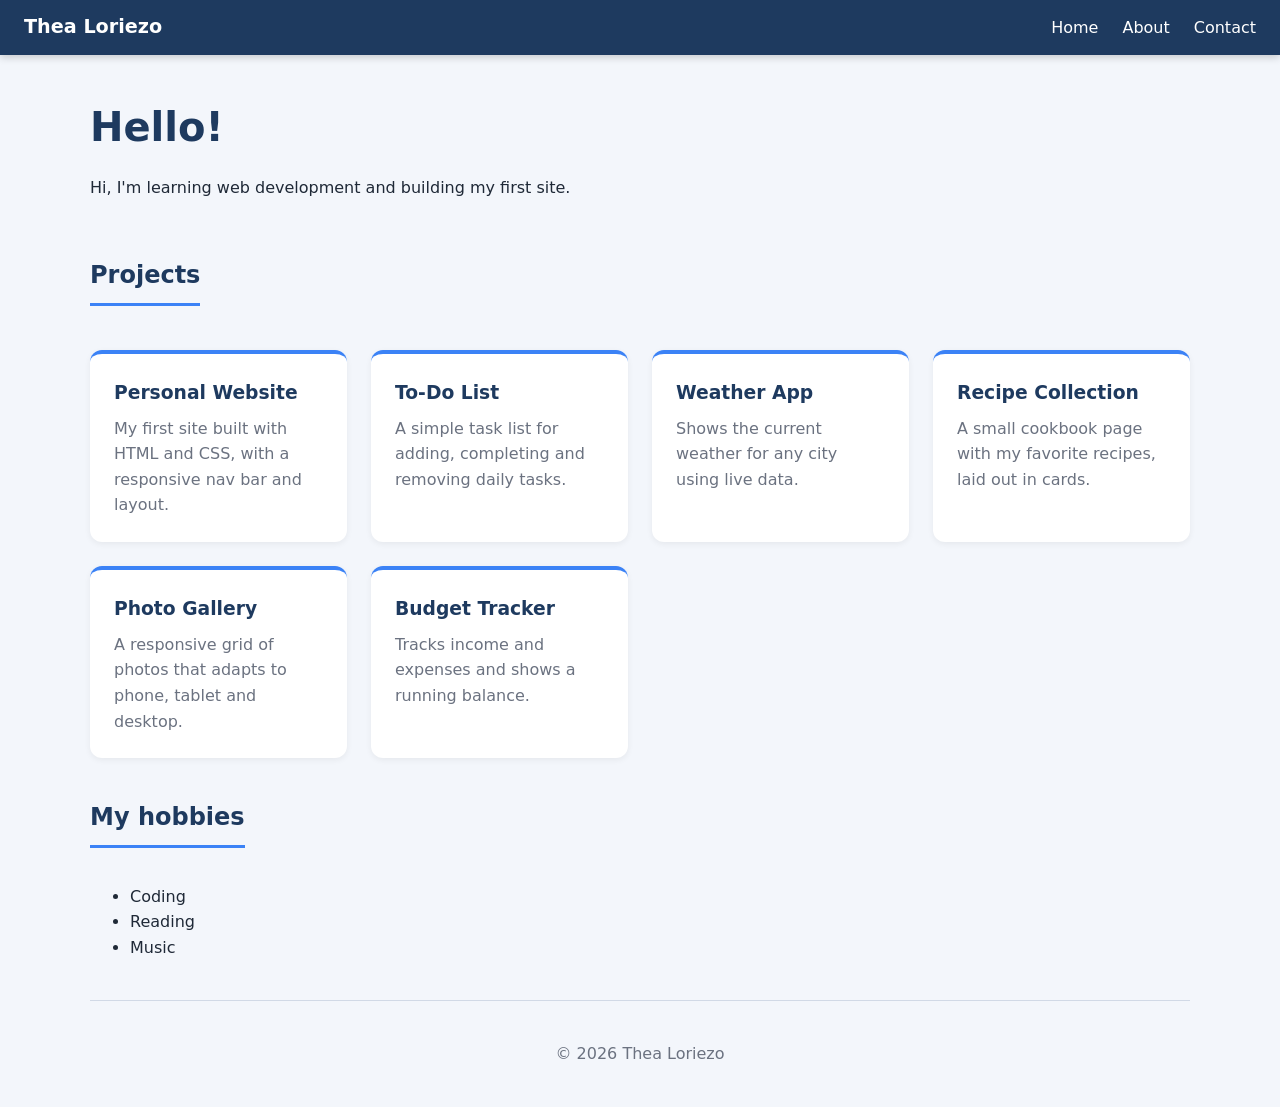
<file: index.html>
<!DOCTYPE html>
<html lang="en">
<head>
  <meta charset="UTF-8">
  <title>Home | Thea Loriezo</title>
  <link rel="stylesheet" href="styles.css">
</head>
<body>
  <header class="site-header">
    <a href="index.html" class="logo">Thea Loriezo</a>
    <nav>
      <ul class="nav-links">
        <li><a href="index.html">Home</a></li>
        <li><a href="about.html">About</a></li>
        <li><a href="contact.html">Contact</a></li>
      </ul>
    </nav>
  </header>

  <main>
    <h1>Hello!</h1>
    <p>Hi, I'm learning web development and building my first site.</p>

    <section class="projects">
      <h2>Projects</h2>
      <div class="grid">
        <article class="card"><h3>Personal Website</h3><p>My first site built with HTML and CSS, with a responsive nav bar and layout.</p></article>
        <article class="card"><h3>To-Do List</h3><p>A simple task list for adding, completing and removing daily tasks.</p></article>
        <article class="card"><h3>Weather App</h3><p>Shows the current weather for any city using live data.</p></article>
        <article class="card"><h3>Recipe Collection</h3><p>A small cookbook page with my favorite recipes, laid out in cards.</p></article>
        <article class="card"><h3>Photo Gallery</h3><p>A responsive grid of photos that adapts to phone, tablet and desktop.</p></article>
        <article class="card"><h3>Budget Tracker</h3><p>Tracks income and expenses and shows a running balance.</p></article>
      </div>
    </section>

    <h2>My hobbies</h2>
    <ul>
      <li>Coding</li>
      <li>Reading</li>
      <li>Music</li>
    </ul>
  </main>

  <footer>
    <p>&copy; 2026 Thea Loriezo</p>
  </footer>
</body>
</html>
</file>
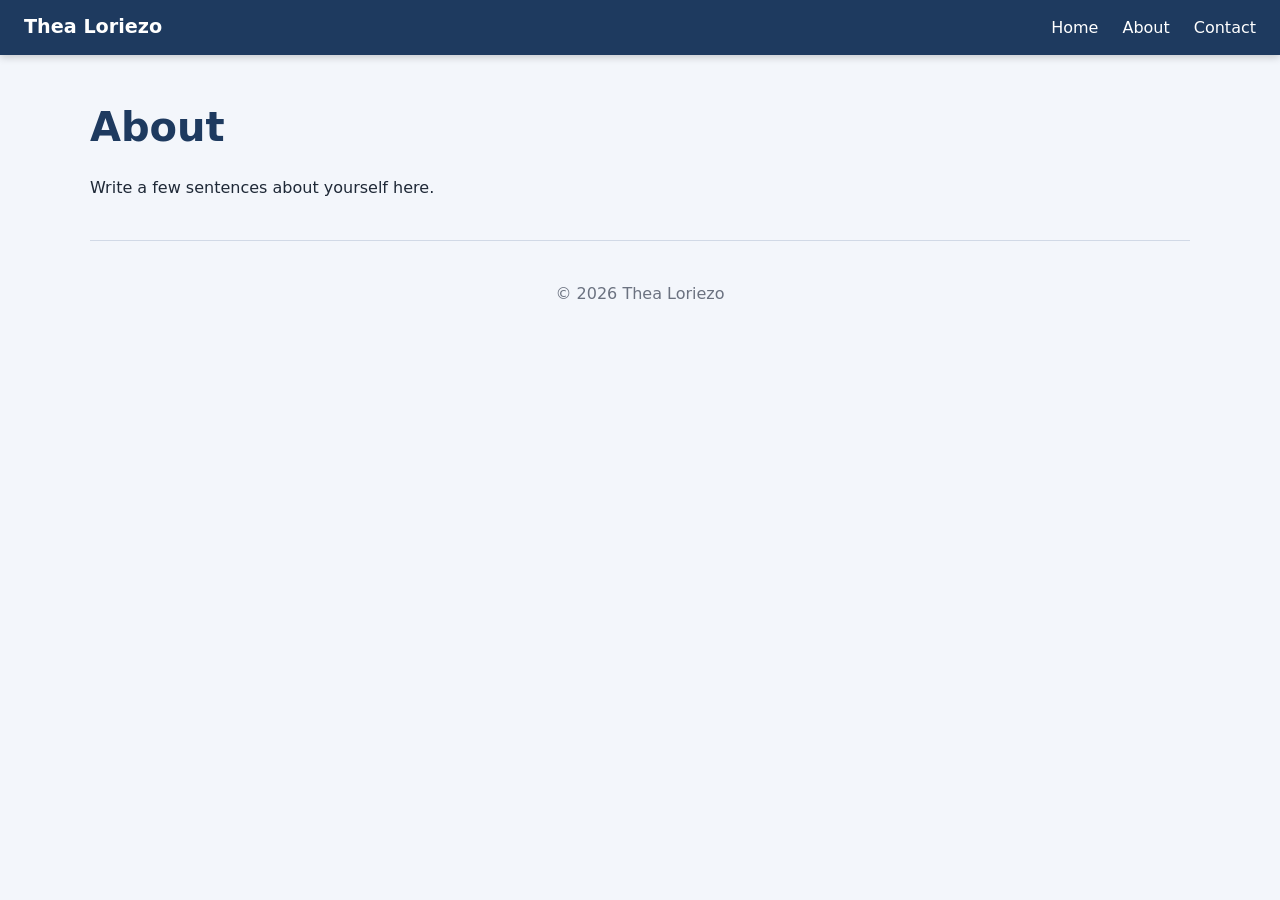
<file: about.html>
<!DOCTYPE html>
<html lang="en">
<head>
  <meta charset="UTF-8">
  <meta name="viewport" content="width=device-width, initial-scale=1">
  <title>About | Thea Loriezo</title>
  <link rel="stylesheet" href="styles.css">
</head>
<body>
  <header class="site-header">
    <a href="index.html" class="logo">Thea Loriezo</a>
    <nav>
      <ul class="nav-links">
        <li><a href="index.html">Home</a></li>
        <li><a href="about.html">About</a></li>
        <li><a href="contact.html">Contact</a></li>
      </ul>
    </nav>
  </header>

  <main>
    <h1>About</h1>
    <p>Write a few sentences about yourself here.</p>
  </main>

  <footer>
    <p>&copy; 2026 Thea Loriezo</p>
  </footer>
</body>
</html>
</file>
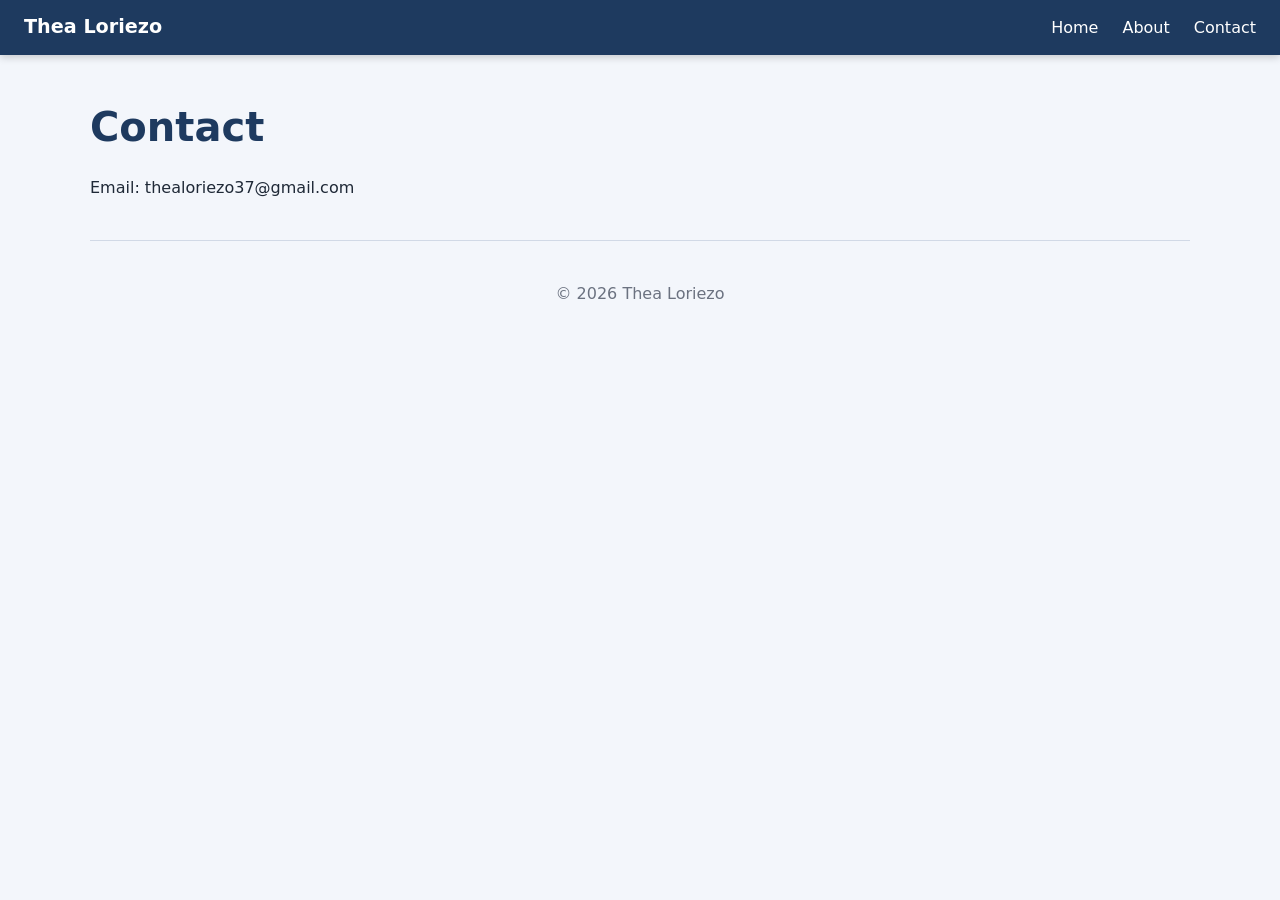
<file: contact.html>
<!DOCTYPE html>
<html lang="en">
<head>
  <meta charset="UTF-8">
  <meta name="viewport" content="width=device-width, initial-scale=1">
  <title>Contact | Thea Loriezo</title>
  <link rel="stylesheet" href="styles.css">
</head>
<body>
  <header class="site-header">
    <a href="index.html" class="logo">Thea Loriezo</a>
    <nav>
      <ul class="nav-links">
        <li><a href="index.html">Home</a></li>
        <li><a href="about.html">About</a></li>
        <li><a href="contact.html">Contact</a></li>
      </ul>
    </nav>
  </header>

  <main>
    <h1>Contact</h1>
    <p>Email: thealoriezo37@gmail.com</p>
  </main>

  <footer>
    <p>&copy; 2026 Thea Loriezo</p>
  </footer>
</body>
</html>
</file>
<file: styles.css>
/* ===== Design tokens ===== */
:root {
  --clr-accent: #3b82f6;
  --clr-accent-dark: #2563eb;
  --clr-navy: #1e3a5f;
  --clr-text: #1f2937;
  --clr-muted: #6b7280;
  --clr-bg: #f3f6fb;
  --clr-card: #ffffff;

  --space-xs: 0.5rem;
  --space-sm: 0.75rem;
  --space-md: 1.5rem;
  --space-lg: 2.5rem;

  --radius: 12px;
  --shadow: 0 2px 6px rgba(0, 0, 0, 0.06);
  --shadow-hover: 0 8px 20px rgba(30, 58, 95, 0.15);
}

/* ===== Base ===== */
* {
  box-sizing: border-box;
}

body {
  font-family: "Segoe UI", system-ui, -apple-system, sans-serif;
  line-height: 1.6;
  color: var(--clr-text);
  background: var(--clr-bg);
  margin: 0;
  padding: 0 3rem; /* the header's -3rem margin cancels this out */
}

main,
footer {
  max-width: 1100px;
  margin: 0 auto;
}

h1 {
  font-size: 2.5rem;
  color: var(--clr-navy);
  margin-bottom: var(--space-xs);
}

h2 {
  color: var(--clr-navy);
  margin-top: var(--space-lg);
  padding-bottom: var(--space-xs);
  border-bottom: 3px solid var(--clr-accent);
  display: inline-block;
}

a {
  color: var(--clr-accent-dark);
}

/* ===== Nav bar (Flexbox) ===== */
.site-header {
  display: flex;
  align-items: center;
  justify-content: space-between;
  flex-wrap: wrap;
  gap: var(--space-xs);
  padding: var(--space-sm) var(--space-md);
  background: var(--clr-navy);
  color: white;
  max-width: none;
  margin: 0 -3rem var(--space-lg);
  box-shadow: 0 2px 8px rgba(0, 0, 0, 0.2);
}

.site-header .logo {
  color: white;
  font-weight: 700;
  font-size: 1.2rem;
  text-decoration: none;
}

.nav-links {
  list-style: none;
  display: flex;
  gap: var(--space-md);
  margin: 0;
  padding: 0;
}

.nav-links a {
  color: white;
  text-decoration: none;
  padding-bottom: 2px;
  border-bottom: 2px solid transparent;
}

.nav-links a:hover {
  color: var(--clr-accent);
  border-bottom-color: var(--clr-accent);
}

/* ===== Projects grid (CSS Grid) ===== */
.grid {
  display: grid;
  grid-template-columns: repeat(auto-fit, minmax(220px, 1fr));
  gap: var(--space-md);
  margin-top: var(--space-md);
}

.card {
  padding: var(--space-md);
  border-radius: var(--radius);
  background: var(--clr-card);
  border-top: 4px solid var(--clr-accent);
  box-shadow: var(--shadow);
  transition: transform 0.2s ease, box-shadow 0.2s ease;
}

.card:hover {
  transform: translateY(-4px);
  box-shadow: var(--shadow-hover);
}

.card h3 {
  color: var(--clr-navy);
  margin-top: 0;
  margin-bottom: var(--space-xs);
}

.card p {
  margin: 0;
  color: var(--clr-muted);
}

/* ===== Footer ===== */
footer {
  margin-top: var(--space-lg);
  padding: var(--space-md) 0;
  border-top: 1px solid #d1d9e6;
  color: var(--clr-muted);
  text-align: center;
}
</file>
